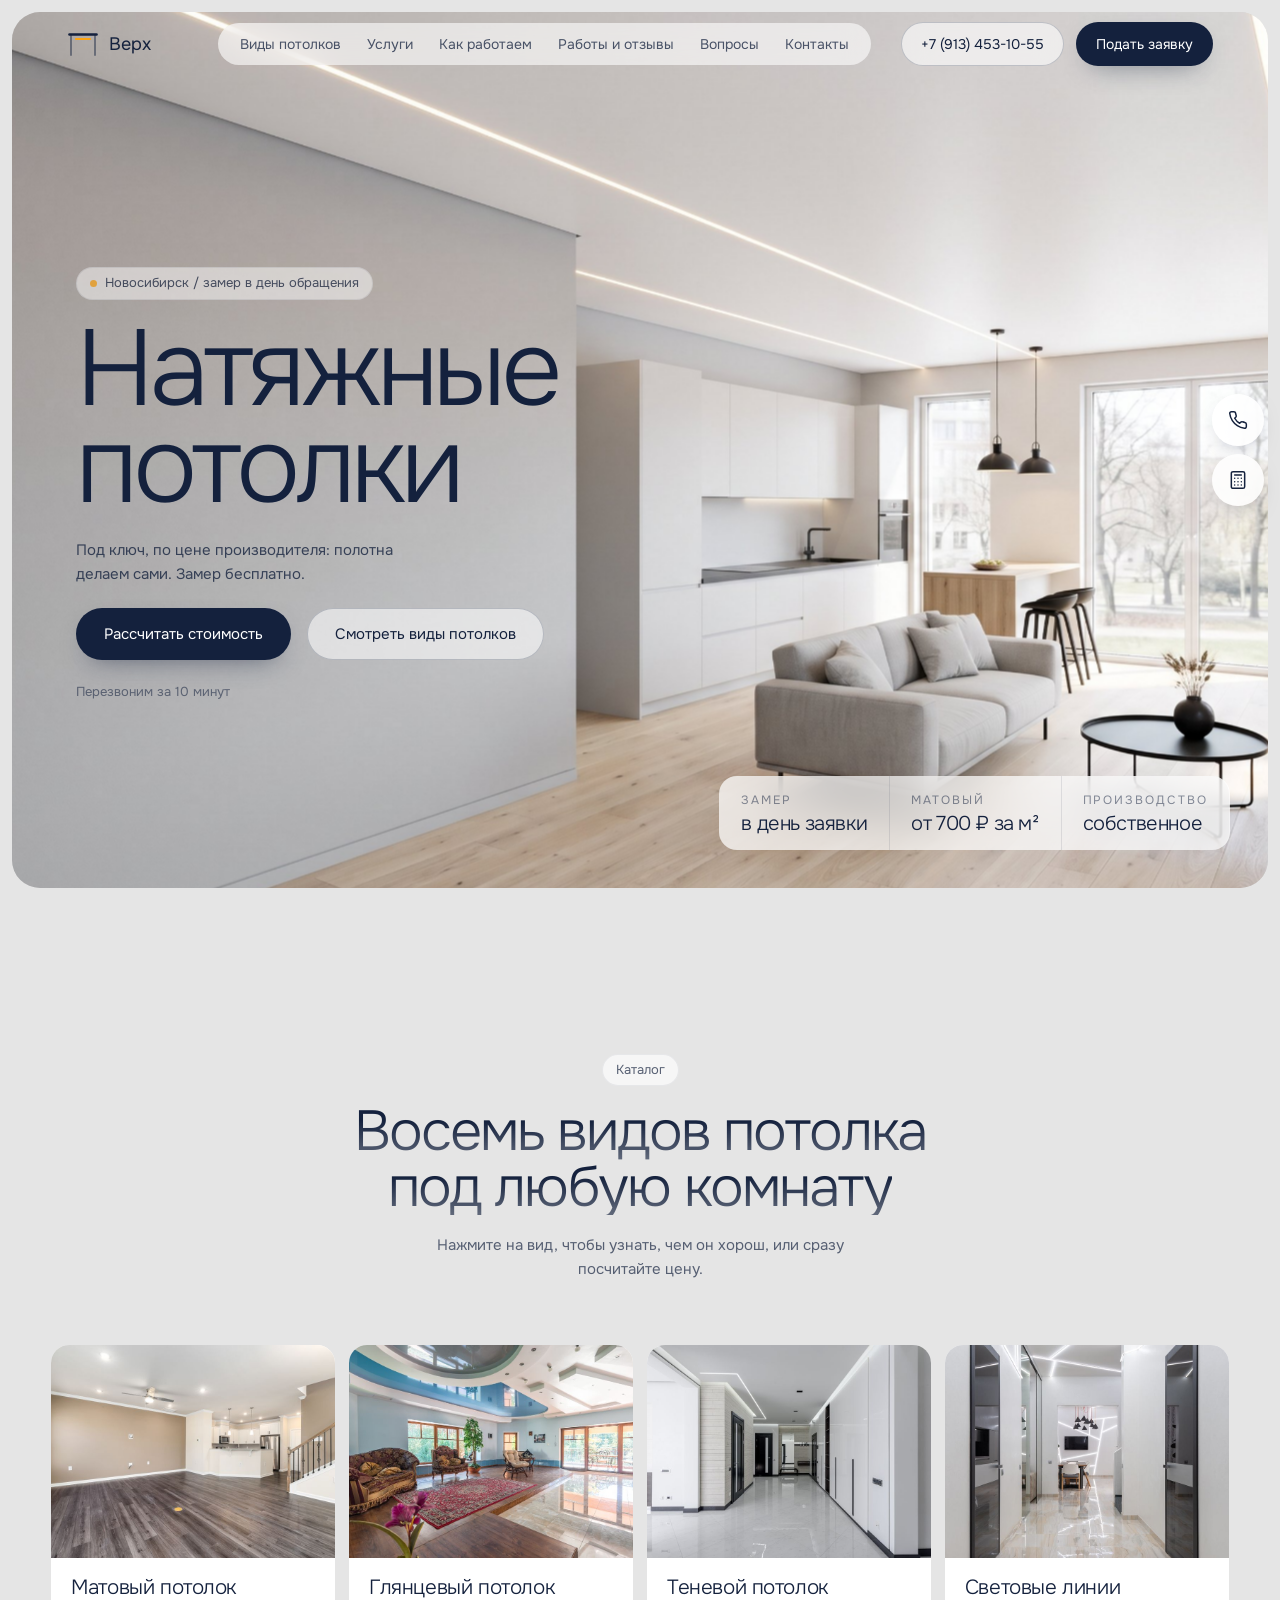
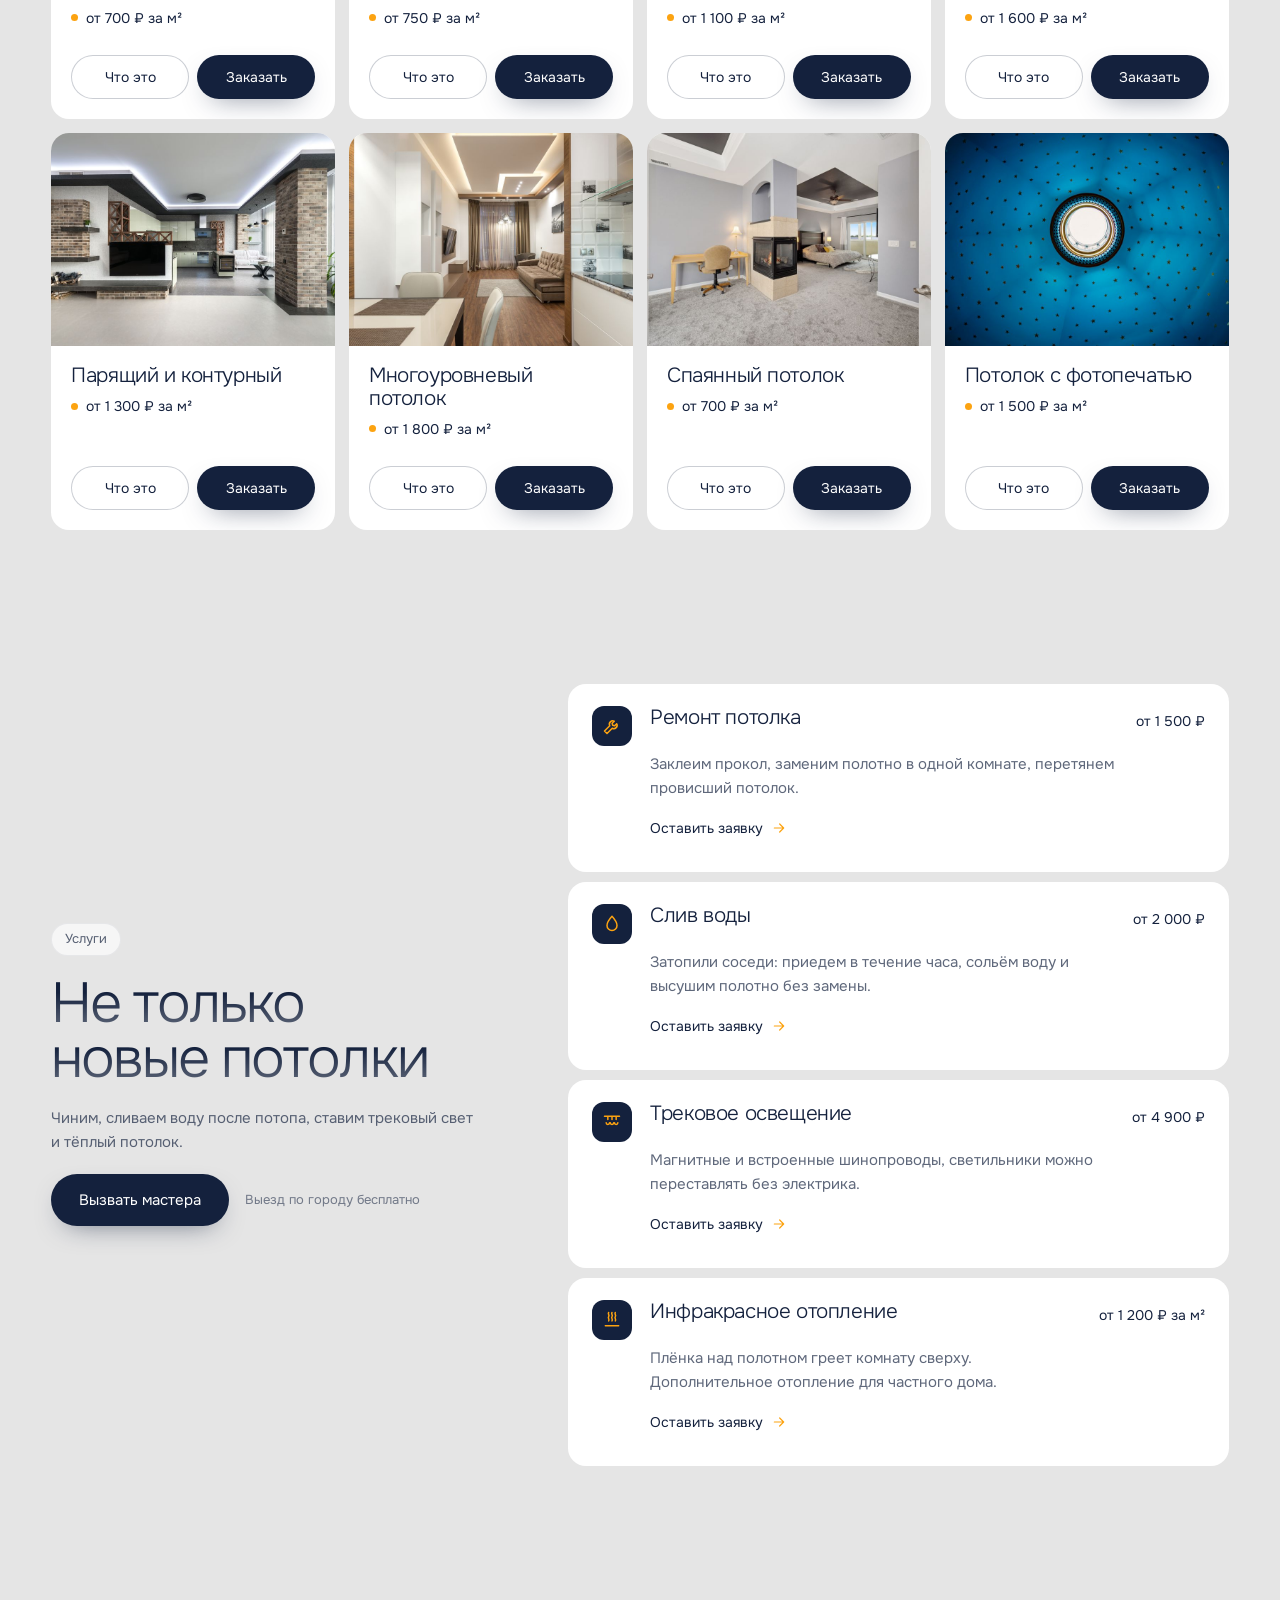
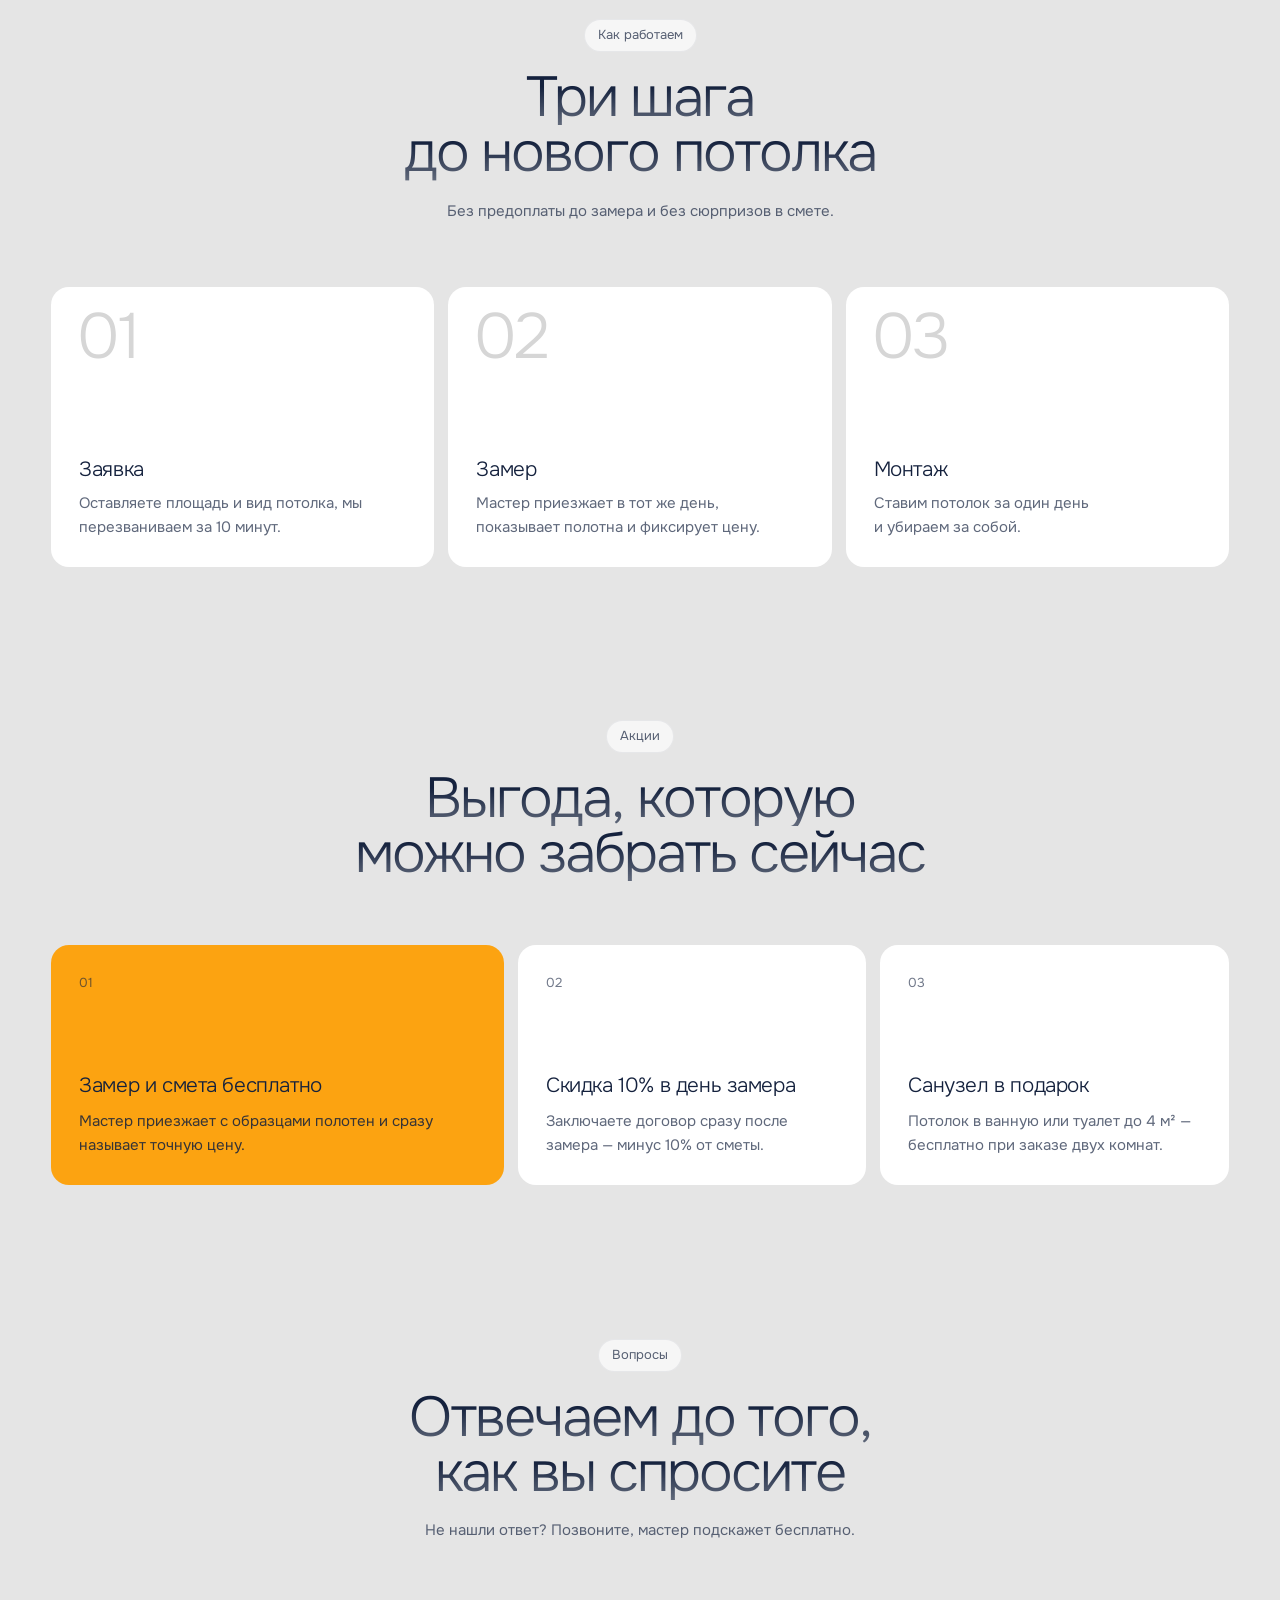
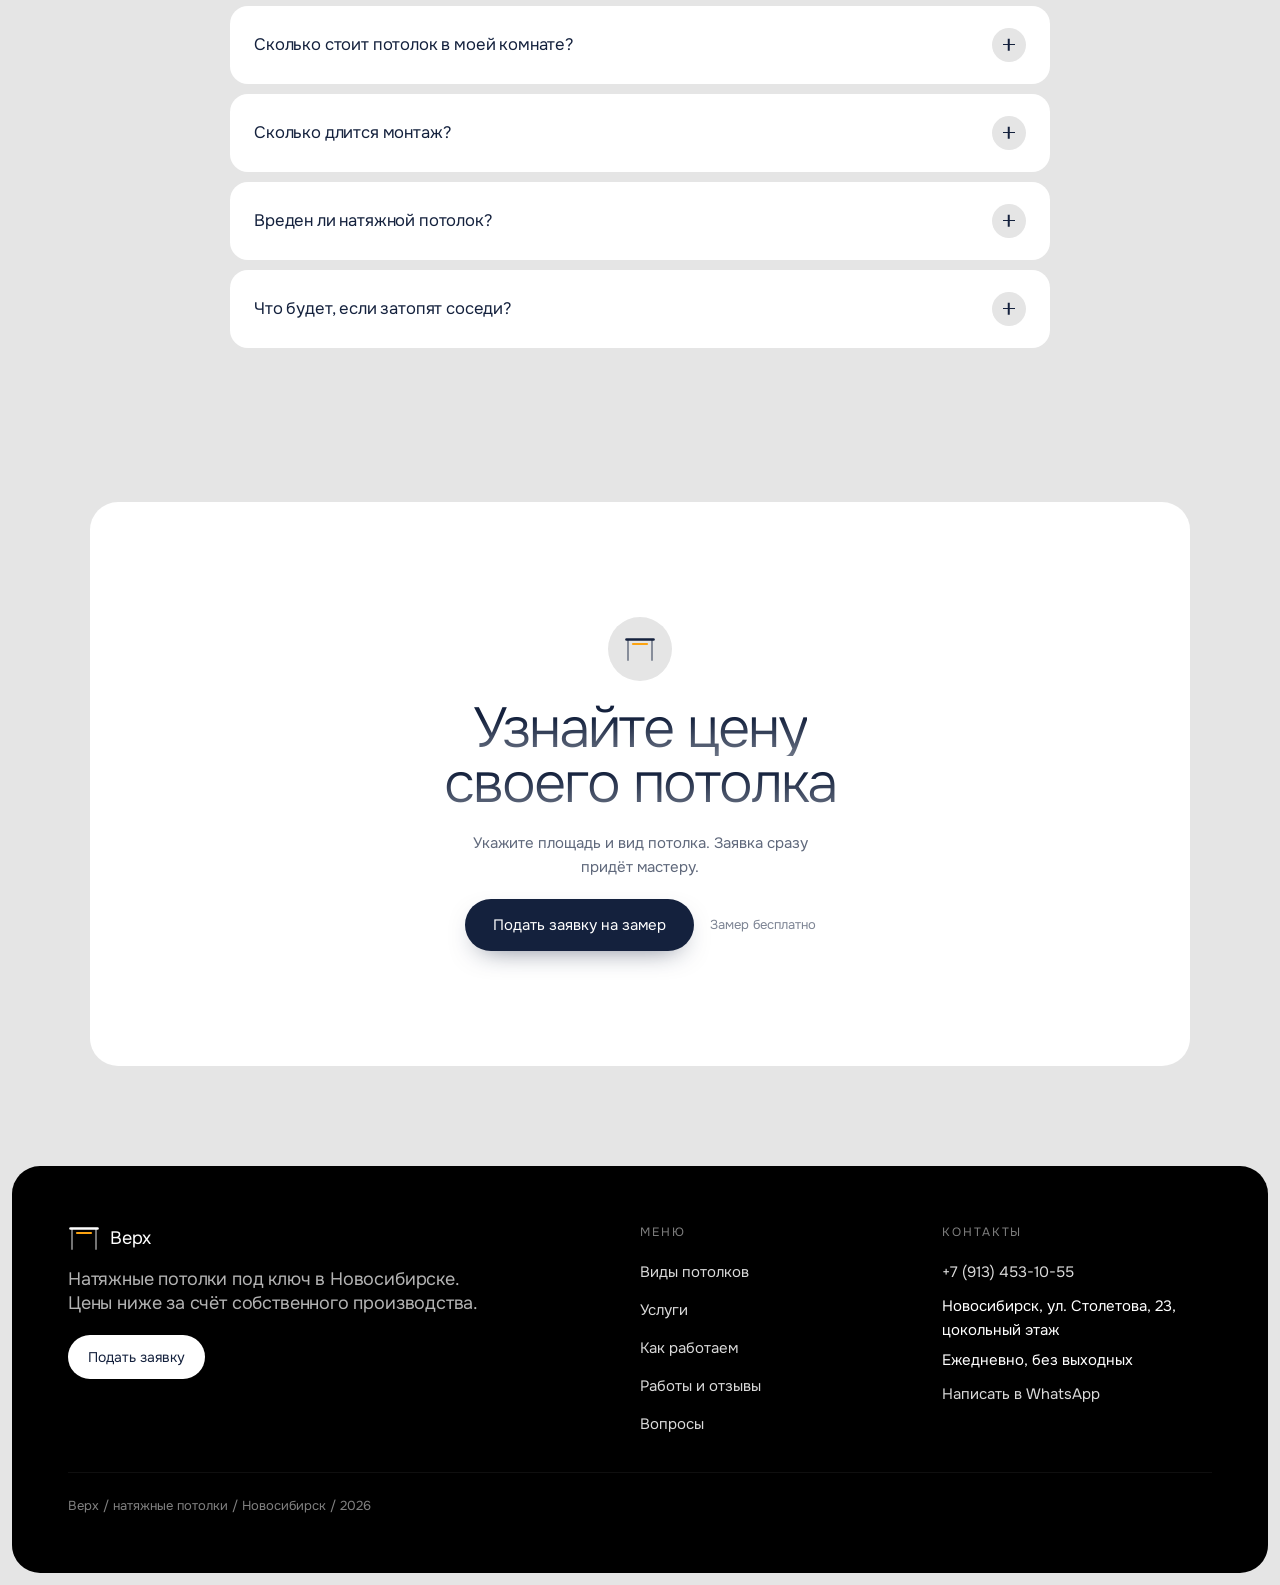
<file: index.html>
<!doctype html>
<html lang="ru">
<head>
  <meta charset="utf-8">
  <meta name="viewport" content="width=device-width, initial-scale=1">
  <title>Натяжные потолки</title>
  <meta name="description" content="Натяжные потолки с монтажом за один день. Бесплатный замер, расчёт стоимости онлайн.">
  <link rel="preconnect" href="https://fonts.googleapis.com">
  <link rel="preconnect" href="https://fonts.gstatic.com" crossorigin>
  <link href="https://fonts.googleapis.com/css2?family=Onest:wght@300;400&display=swap" rel="stylesheet">
  <link rel="stylesheet" href="styles.css?v=3">
  <script>document.documentElement.classList.add("js")</script>
</head>
<body>

<header class="top reveal is-in">
  <a class="logo rise" href="#" data-d="300"><span class="logo__mark"></span><span id="logo-name"></span></a>
  <nav class="nav rise" data-d="420">
    <a href="#catalog">Виды потолков</a>
    <a href="#services">Услуги</a>
    <a href="#process">Как работаем</a>
    <a href="works.html">Работы и&nbsp;отзывы</a>
    <a href="#faq">Вопросы</a>
    <a href="#contacts">Контакты</a>
  </nav>
  <a class="btn btn--ghost btn--sm top__phone rise" id="top-phone" data-d="480"><span class="btn__fill"></span><span class="btn__label" id="top-phone-label"></span></a>
  <button class="btn btn--solid btn--sm rise" data-order data-d="520"><span class="btn__fill"></span><span class="btn__label">Подать заявку</span></button>
  <button class="burger" aria-label="Меню"><span></span><span></span></button>
</header>

<section class="hero">
  <div class="hero__panel">
    <img class="hero__img" src="assets/hero.jpg" alt="Гостиная с матовым натяжным потолком и световой линией над кухней">
    <div class="hero__content">
      <p class="pill rise" data-d="800"><span class="pill__dot"></span><span id="hero-city"></span></p>
      <h1 class="split" data-d="900">Натяжные<br>потолки</h1>
      <p class="lead rise" data-d="1240">Под ключ, по&nbsp;цене производителя: полотна делаем сами. Замер бесплатно.</p>
      <div class="cta rise" data-d="1360">
        <button class="btn btn--solid" data-order><span class="btn__fill"></span><span class="btn__label">Рассчитать стоимость</span></button>
        <a class="btn btn--ghost btn--glass" href="#catalog"><span class="btn__fill"></span><span class="btn__label">Смотреть виды потолков</span></a>
      </div>
      <span class="calm rise" data-d="1420">Перезвоним за&nbsp;10&nbsp;минут</span>
    </div>
    <div class="hero__facts rise" data-d="1500">
      <div><span class="label">Замер</span><b>в&nbsp;день заявки</b></div>
      <div><span class="label">Матовый</span><b>от&nbsp;700&nbsp;₽ за&nbsp;м²</b></div>
      <div><span class="label">Производство</span><b>собственное</b></div>
    </div>
  </div>
</section>

<section class="block reveal" id="catalog">
  <div class="head">
    <p class="pill rise">Каталог</p>
    <h2 class="split">Восемь видов потолка<br>под&nbsp;любую комнату</h2>
    <p class="rise">Нажмите на&nbsp;вид, чтобы узнать, чем он&nbsp;хорош, или сразу посчитайте цену.</p>
  </div>
  <div class="types" id="types"></div>
</section>

<section class="split-sec reveal" id="services">
  <div class="split-sec__text">
    <p class="pill rise">Услуги</p>
    <h2 class="split">Не&nbsp;только<br>новые потолки</h2>
    <p class="rise">Чиним, сливаем воду после потопа, ставим трековый свет и&nbsp;тёплый потолок.</p>
    <div class="cta rise">
      <button class="btn btn--solid" data-order="repair"><span class="btn__fill"></span><span class="btn__label">Вызвать мастера</span></button>
      <span class="calm">Выезд по&nbsp;городу бесплатно</span>
    </div>
  </div>
  <ul class="services" id="services-list"></ul>
</section>

<section class="block reveal" id="process">
  <div class="head">
    <p class="pill rise">Как работаем</p>
    <h2 class="split">Три шага<br>до&nbsp;нового потолка</h2>
    <p class="rise">Без предоплаты до&nbsp;замера и&nbsp;без сюрпризов в&nbsp;смете.</p>
  </div>
  <div class="steps">
    <article class="glass step rise"><span class="step__n">01</span><h3>Заявка</h3><p>Оставляете площадь и&nbsp;вид потолка, мы перезваниваем за&nbsp;10&nbsp;минут.</p></article>
    <article class="glass step rise"><span class="step__n">02</span><h3>Замер</h3><p>Мастер приезжает в&nbsp;тот же день, показывает полотна и&nbsp;фиксирует цену.</p></article>
    <article class="glass step rise"><span class="step__n">03</span><h3>Монтаж</h3><p>Ставим потолок за&nbsp;один день и&nbsp;убираем за&nbsp;собой.</p></article>
  </div>
</section>

<section class="block reveal" id="promos">
  <div class="head">
    <p class="pill rise">Акции</p>
    <h2 class="split">Выгода, которую<br>можно забрать сейчас</h2>
  </div>
  <div class="promos" id="promos-list"></div>
</section>

<section class="block reveal" id="faq">
  <div class="head">
    <p class="pill rise">Вопросы</p>
    <h2 class="split">Отвечаем до&nbsp;того,<br>как вы спросите</h2>
    <p class="rise">Не&nbsp;нашли ответ? Позвоните, мастер подскажет бесплатно.</p>
  </div>
  <div class="faq" id="faq-list"></div>
</section>

<section class="final reveal" id="contacts">
  <div class="glass final__panel">
    <div class="final__orb rise"><span class="logo__mark"></span></div>
    <h2 class="split">Узнайте цену<br>своего потолка</h2>
    <p class="rise">Укажите площадь и&nbsp;вид потолка. Заявка сразу придёт мастеру.</p>
    <div class="cta rise">
      <button class="btn btn--solid" data-order><span class="btn__fill"></span><span class="btn__label">Подать заявку на&nbsp;замер</span></button>
      <span class="calm">Замер бесплатно</span>
    </div>
  </div>
</section>

<footer class="foot">
  <div class="foot__brand">
    <a class="logo" href="#"><span class="logo__mark"></span><span id="foot-name"></span></a>
    <p>Натяжные потолки под&nbsp;ключ в&nbsp;Новосибирске. Цены ниже за&nbsp;счёт собственного производства.</p>
    <button class="btn btn--light btn--sm" data-order><span class="btn__fill"></span><span class="btn__label">Подать заявку</span></button>
  </div>
  <div class="foot__col">
    <span class="label">Меню</span>
    <a href="#catalog">Виды потолков</a>
    <a href="#services">Услуги</a>
    <a href="#process">Как работаем</a>
    <a href="works.html">Работы и&nbsp;отзывы</a>
    <a href="#faq">Вопросы</a>
  </div>
  <div class="foot__col" id="contacts-info"></div>
  <span class="foot__copy" id="foot-year"></span>
</footer>

<div class="dock">
  <a class="dock__btn" id="dock-call" aria-label="Позвонить">
    <svg viewBox="0 0 24 24"><path d="M22 16.9v3a2 2 0 0 1-2.2 2 19.8 19.8 0 0 1-8.6-3.1 19.5 19.5 0 0 1-6-6A19.8 19.8 0 0 1 2.1 4.2 2 2 0 0 1 4.1 2h3a2 2 0 0 1 2 1.7c.1 1 .4 1.9.7 2.8a2 2 0 0 1-.5 2.1L8 9.9a16 16 0 0 0 6 6l1.3-1.3a2 2 0 0 1 2.1-.4c.9.3 1.8.6 2.8.7a2 2 0 0 1 1.7 2z"/></svg>
  </a>
  <button class="dock__btn" data-order aria-label="Рассчитать стоимость">
    <svg viewBox="0 0 24 24"><rect x="4" y="2" width="16" height="20" rx="2"/><path d="M8 6h8M8 10h.01M12 10h.01M16 10h.01M8 14h.01M12 14h.01M16 14h.01M8 18h.01M12 18h.01M16 18h.01"/></svg>
  </button>
</div>

<div class="modal" id="modal" aria-hidden="true">
  <div class="modal__backdrop" data-close></div>
  <form class="calc" id="order" novalidate>
    <button type="button" class="calc__x" data-close aria-label="Закрыть">
      <svg viewBox="0 0 24 24"><path d="M18 6 6 18M6 6l12 12"/></svg>
    </button>

    <div class="calc__params">
      <p class="pill">Калькулятор</p>
      <h3 class="calc__title">Рассчитаем ваш потолок</h3>

      <div class="field">
        <span class="field__name">Площадь потолка</span>
        <div class="area glass">
          <button type="button" class="step-btn" data-step="-1" aria-label="Меньше">
            <svg viewBox="0 0 24 24"><path d="M5 12h14"/></svg>
          </button>
          <label class="area__num"><input type="number" id="area" name="area" min="1" max="1000" value="18" inputmode="decimal" aria-label="Площадь, м²"><span>м²</span></label>
          <button type="button" class="step-btn" data-step="1" aria-label="Больше">
            <svg viewBox="0 0 24 24"><path d="M12 5v14M5 12h14"/></svg>
          </button>
        </div>
        <input type="range" id="area-range" min="1" max="150" value="18" aria-label="Площадь, ползунок">
      </div>

      <div class="field">
        <span class="field__name">Вид потолка</span>
        <div class="tiles" id="type-tiles"></div>
        <span class="field__name">Или нужна услуга</span>
        <div class="chips" id="chips"></div>
        <span class="field__err" id="err-type">Выберите вариант</span>
      </div>

      <div class="calc__mini">
        <b id="mini-sum">0&nbsp;₽</b>
        <button type="button" class="btn btn--solid btn--sm" data-to-form><span class="btn__fill"></span><span class="btn__label">Оставить телефон</span></button>
      </div>
    </div>

    <div class="calc__bill">
      <div class="bill__glow" aria-hidden="true"></div>
      <div class="calc__form">
        <span class="label">Предварительная стоимость</span>
        <b class="bill__sum" id="sum">0&nbsp;₽</b>
        <ul class="bill__rows" id="bill"></ul>

        <label class="field">
          <span class="field__name">Имя</span>
          <input type="text" name="name" autocomplete="name" placeholder="Как к вам обращаться">
        </label>
        <label class="field">
          <span class="field__name">Телефон</span>
          <input type="tel" name="phone" id="phone" autocomplete="tel" placeholder="+7 (___) ___-__-__" required>
          <span class="field__err" id="err-phone">Проверьте номер</span>
        </label>
        <label class="field">
          <span class="field__name">Комментарий к&nbsp;заказу</span>
          <textarea name="comment" rows="2" placeholder="Сколько комнат, удобное время для замера"></textarea>
        </label>
        <label class="agree">
          <input type="checkbox" name="agree" id="agree" checked>
          <span>Согласен на&nbsp;обработку персональных данных</span>
        </label>
        <button type="submit" class="btn btn--solid btn--wide" id="send"><span class="btn__fill"></span><span class="btn__label">Отправить заявку мастеру</span></button>
        <span class="calm">Перезвоним за&nbsp;10&nbsp;минут, замер бесплатно</span>
        <p class="calc__fail" id="fail"></p>
      </div>

      <div class="calc__done">
        <div class="done__ring"></div>
        <h3 class="calc__title">Заявка у&nbsp;мастера</h3>
        <p>Перезвоним в&nbsp;течение 10&nbsp;минут и&nbsp;договоримся о&nbsp;замере.</p>
        <button type="button" class="btn btn--ghost" data-close><span class="btn__fill"></span><span class="btn__label">Вернуться на&nbsp;сайт</span></button>
      </div>
    </div>
  </form>
</div>

<script src="data.js?v=3"></script>
<script src="script.js?v=3"></script>
</body>
</html>
</file>
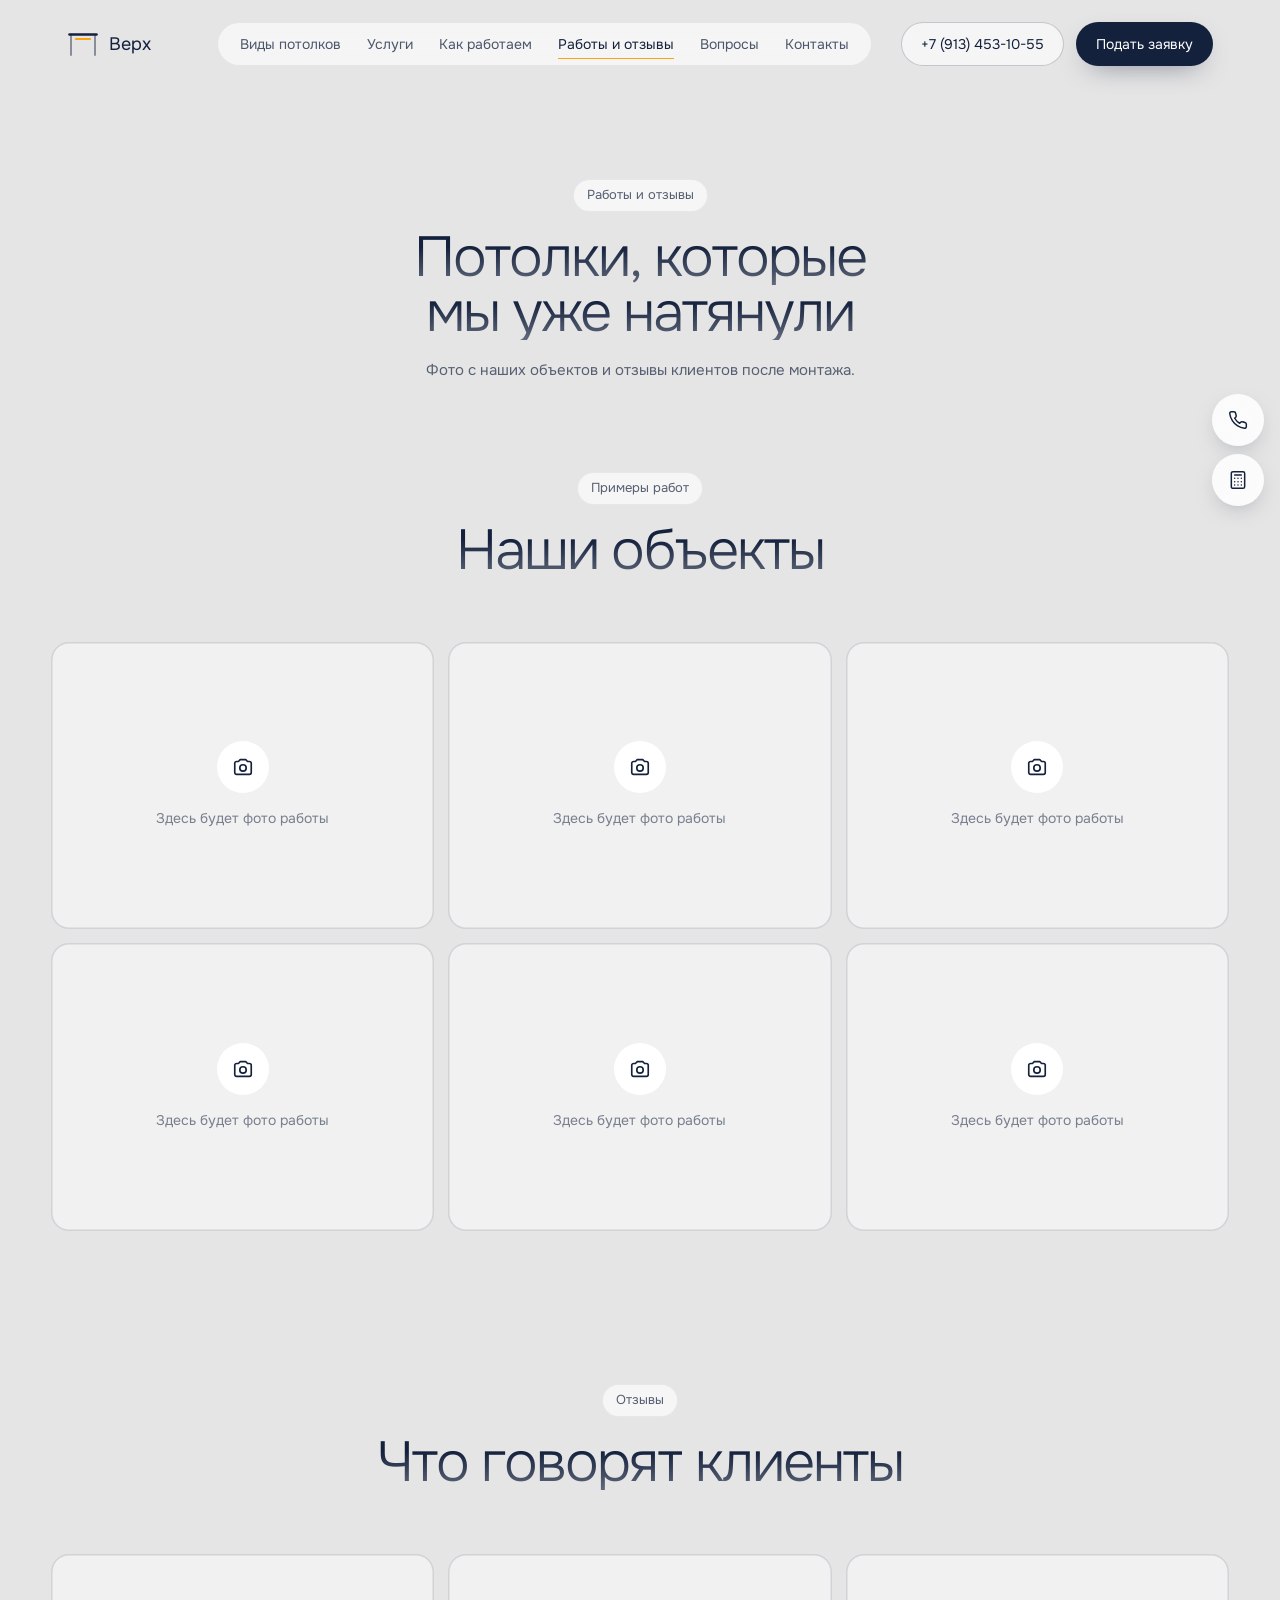
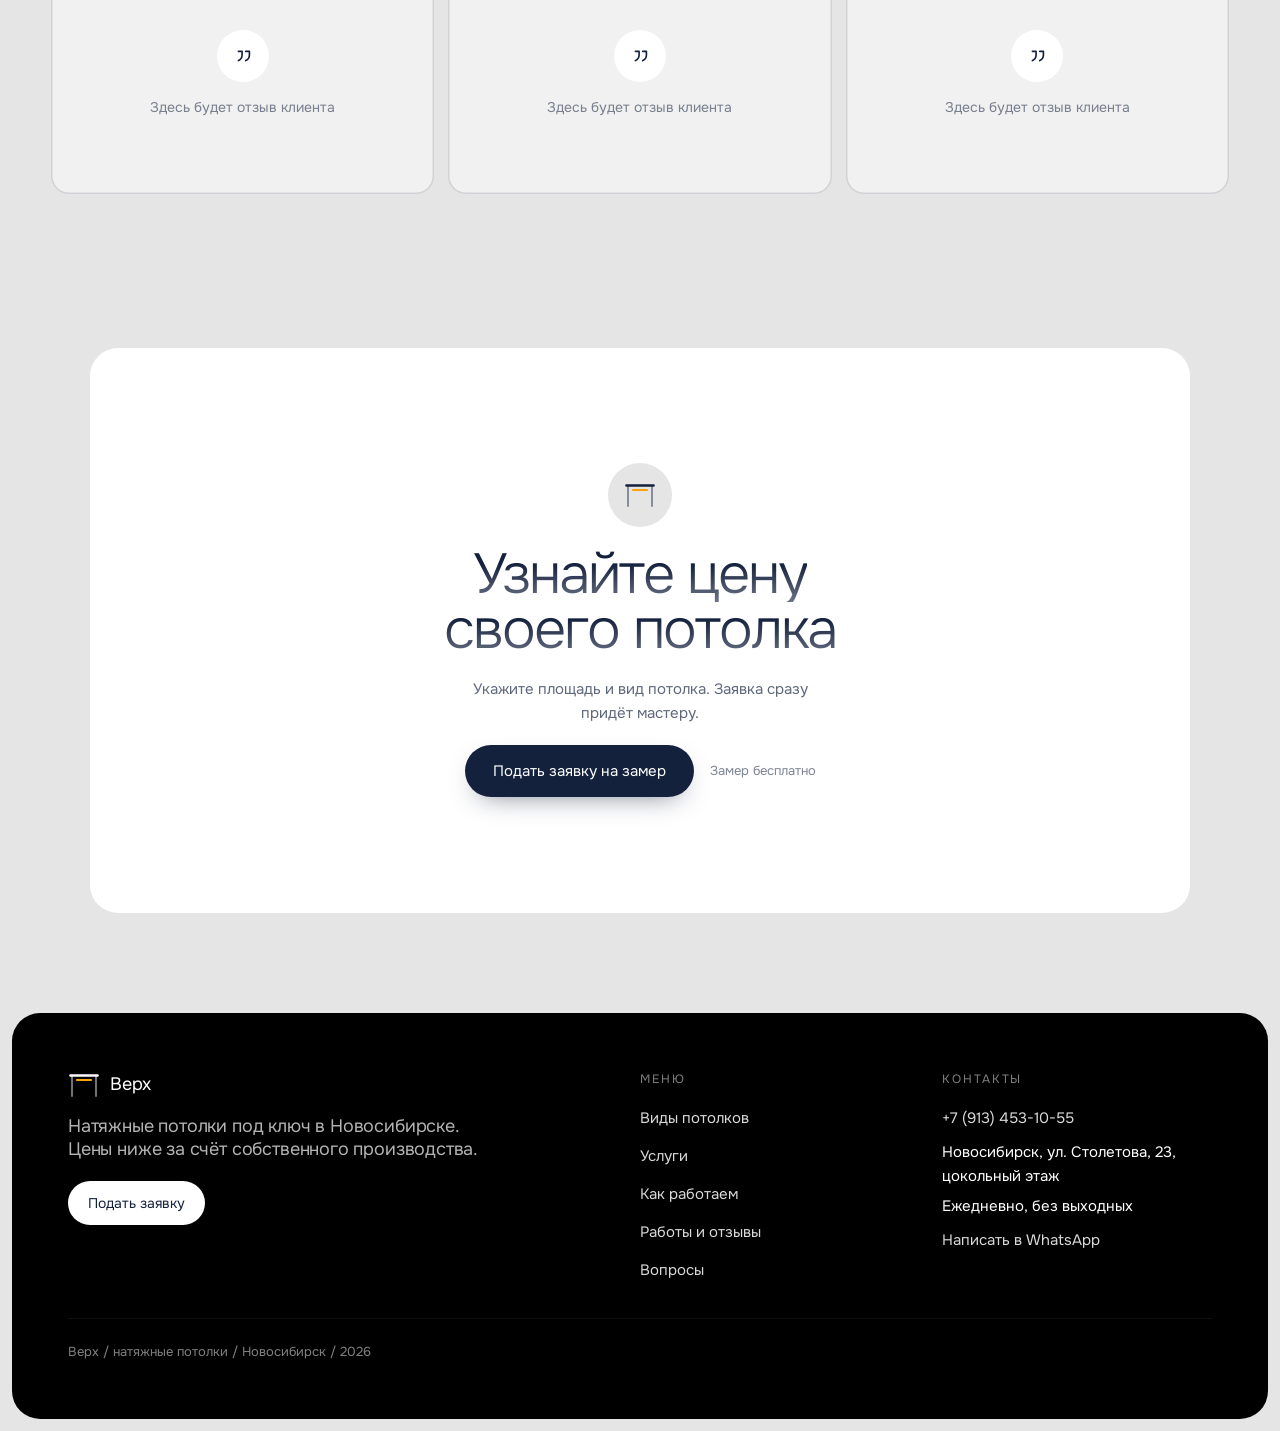
<file: works.html>
<!doctype html>
<html lang="ru">
<head>
  <meta charset="utf-8">
  <meta name="viewport" content="width=device-width, initial-scale=1">
  <title>Работы и отзывы</title>
  <meta name="description" content="Фото наших натяжных потолков и отзывы клиентов.">
  <link rel="preconnect" href="https://fonts.googleapis.com">
  <link rel="preconnect" href="https://fonts.gstatic.com" crossorigin>
  <link href="https://fonts.googleapis.com/css2?family=Onest:wght@300;400&display=swap" rel="stylesheet">
  <link rel="stylesheet" href="styles.css?v=3">
  <script>document.documentElement.classList.add("js")</script>
</head>
<body>

<header class="top reveal is-in">
  <a class="logo rise" href="index.html" data-d="300"><span class="logo__mark"></span><span id="logo-name"></span></a>
  <nav class="nav rise" data-d="420">
    <a href="index.html#catalog">Виды потолков</a>
    <a href="index.html#services">Услуги</a>
    <a href="index.html#process">Как работаем</a>
    <a href="works.html" aria-current="page">Работы и&nbsp;отзывы</a>
    <a href="index.html#faq">Вопросы</a>
    <a href="index.html#contacts">Контакты</a>
  </nav>
  <a class="btn btn--ghost btn--sm top__phone rise" id="top-phone" data-d="480"><span class="btn__fill"></span><span class="btn__label" id="top-phone-label"></span></a>
  <button class="btn btn--solid btn--sm rise" data-order data-d="520"><span class="btn__fill"></span><span class="btn__label">Подать заявку</span></button>
  <button class="burger" aria-label="Меню"><span></span><span></span></button>
</header>

<section class="block page-head reveal">
  <div class="head">
    <p class="pill rise">Работы и&nbsp;отзывы</p>
    <h2 class="split">Потолки, которые<br>мы уже натянули</h2>
    <p class="rise">Фото с&nbsp;наших объектов и&nbsp;отзывы клиентов после монтажа.</p>
  </div>
</section>

<section class="block reveal" id="works">
  <div class="head">
    <p class="pill rise">Примеры работ</p>
    <h2 class="split">Наши объекты</h2>
  </div>
  <div class="works" id="works-list"></div>
</section>

<section class="block reveal" id="reviews">
  <div class="head">
    <p class="pill rise">Отзывы</p>
    <h2 class="split">Что говорят клиенты</h2>
  </div>
  <div class="reviews" id="reviews-list"></div>
</section>

<section class="final reveal" id="contacts">
  <div class="glass final__panel">
    <div class="final__orb rise"><span class="logo__mark"></span></div>
    <h2 class="split">Узнайте цену<br>своего потолка</h2>
    <p class="rise">Укажите площадь и&nbsp;вид потолка. Заявка сразу придёт мастеру.</p>
    <div class="cta rise">
      <button class="btn btn--solid" data-order><span class="btn__fill"></span><span class="btn__label">Подать заявку на&nbsp;замер</span></button>
      <span class="calm">Замер бесплатно</span>
    </div>
  </div>
</section>

<footer class="foot">
  <div class="foot__brand">
    <a class="logo" href="index.html"><span class="logo__mark"></span><span id="foot-name"></span></a>
    <p>Натяжные потолки под&nbsp;ключ в&nbsp;Новосибирске. Цены ниже за&nbsp;счёт собственного производства.</p>
    <button class="btn btn--light btn--sm" data-order><span class="btn__fill"></span><span class="btn__label">Подать заявку</span></button>
  </div>
  <div class="foot__col">
    <span class="label">Меню</span>
    <a href="index.html#catalog">Виды потолков</a>
    <a href="index.html#services">Услуги</a>
    <a href="index.html#process">Как работаем</a>
    <a href="works.html" aria-current="page">Работы и&nbsp;отзывы</a>
    <a href="index.html#faq">Вопросы</a>
  </div>
  <div class="foot__col" id="contacts-info"></div>
  <span class="foot__copy" id="foot-year"></span>
</footer>

<div class="dock">
  <a class="dock__btn" id="dock-call" aria-label="Позвонить">
    <svg viewBox="0 0 24 24"><path d="M22 16.9v3a2 2 0 0 1-2.2 2 19.8 19.8 0 0 1-8.6-3.1 19.5 19.5 0 0 1-6-6A19.8 19.8 0 0 1 2.1 4.2 2 2 0 0 1 4.1 2h3a2 2 0 0 1 2 1.7c.1 1 .4 1.9.7 2.8a2 2 0 0 1-.5 2.1L8 9.9a16 16 0 0 0 6 6l1.3-1.3a2 2 0 0 1 2.1-.4c.9.3 1.8.6 2.8.7a2 2 0 0 1 1.7 2z"/></svg>
  </a>
  <button class="dock__btn" data-order aria-label="Рассчитать стоимость">
    <svg viewBox="0 0 24 24"><rect x="4" y="2" width="16" height="20" rx="2"/><path d="M8 6h8M8 10h.01M12 10h.01M16 10h.01M8 14h.01M12 14h.01M16 14h.01M8 18h.01M12 18h.01M16 18h.01"/></svg>
  </button>
</div>

<div class="modal" id="modal" aria-hidden="true">
  <div class="modal__backdrop" data-close></div>
  <form class="calc" id="order" novalidate>
    <button type="button" class="calc__x" data-close aria-label="Закрыть">
      <svg viewBox="0 0 24 24"><path d="M18 6 6 18M6 6l12 12"/></svg>
    </button>

    <div class="calc__params">
      <p class="pill">Калькулятор</p>
      <h3 class="calc__title">Рассчитаем ваш потолок</h3>

      <div class="field">
        <span class="field__name">Площадь потолка</span>
        <div class="area glass">
          <button type="button" class="step-btn" data-step="-1" aria-label="Меньше">
            <svg viewBox="0 0 24 24"><path d="M5 12h14"/></svg>
          </button>
          <label class="area__num"><input type="number" id="area" name="area" min="1" max="1000" value="18" inputmode="decimal" aria-label="Площадь, м²"><span>м²</span></label>
          <button type="button" class="step-btn" data-step="1" aria-label="Больше">
            <svg viewBox="0 0 24 24"><path d="M12 5v14M5 12h14"/></svg>
          </button>
        </div>
        <input type="range" id="area-range" min="1" max="150" value="18" aria-label="Площадь, ползунок">
      </div>

      <div class="field">
        <span class="field__name">Вид потолка</span>
        <div class="tiles" id="type-tiles"></div>
        <span class="field__name">Или нужна услуга</span>
        <div class="chips" id="chips"></div>
        <span class="field__err" id="err-type">Выберите вариант</span>
      </div>

      <div class="calc__mini">
        <b id="mini-sum">0&nbsp;₽</b>
        <button type="button" class="btn btn--solid btn--sm" data-to-form><span class="btn__fill"></span><span class="btn__label">Оставить телефон</span></button>
      </div>
    </div>

    <div class="calc__bill">
      <div class="bill__glow" aria-hidden="true"></div>
      <div class="calc__form">
        <span class="label">Предварительная стоимость</span>
        <b class="bill__sum" id="sum">0&nbsp;₽</b>
        <ul class="bill__rows" id="bill"></ul>

        <label class="field">
          <span class="field__name">Имя</span>
          <input type="text" name="name" autocomplete="name" placeholder="Как к вам обращаться">
        </label>
        <label class="field">
          <span class="field__name">Телефон</span>
          <input type="tel" name="phone" id="phone" autocomplete="tel" placeholder="+7 (___) ___-__-__" required>
          <span class="field__err" id="err-phone">Проверьте номер</span>
        </label>
        <label class="field">
          <span class="field__name">Комментарий к&nbsp;заказу</span>
          <textarea name="comment" rows="2" placeholder="Сколько комнат, удобное время для замера"></textarea>
        </label>
        <label class="agree">
          <input type="checkbox" name="agree" id="agree" checked>
          <span>Согласен на&nbsp;обработку персональных данных</span>
        </label>
        <button type="submit" class="btn btn--solid btn--wide" id="send"><span class="btn__fill"></span><span class="btn__label">Отправить заявку мастеру</span></button>
        <span class="calm">Перезвоним за&nbsp;10&nbsp;минут, замер бесплатно</span>
        <p class="calc__fail" id="fail"></p>
      </div>

      <div class="calc__done">
        <div class="done__ring"></div>
        <h3 class="calc__title">Заявка у&nbsp;мастера</h3>
        <p>Перезвоним в&nbsp;течение 10&nbsp;минут и&nbsp;договоримся о&nbsp;замере.</p>
        <button type="button" class="btn btn--ghost" data-close><span class="btn__fill"></span><span class="btn__label">Вернуться на&nbsp;сайт</span></button>
      </div>
    </div>
  </form>
</div>

<script src="data.js?v=3"></script>
<script src="script.js?v=3"></script>
</body>
</html>
</file>
<file: styles.css>
/* Токены: Onest 300/400, палитра Black and Gold Elegance (белый, серый E5, золото FCA311, тёмно-синий 14213D, чёрный), одна кривая, радиусы 0/18/28/999 */
:root {
  --bg: #e5e5e5;
  --ink: #14213d;
  --black: #000000;
  --accent: #fca311;
  --card: #ffffff;
  --soft: #d6d6d6;
  --line: rgba(20, 33, 61, 0.1);
  --ease: cubic-bezier(.22, 1, .36, 1);
  --pad: clamp(16px, 4vw, 64px);
  --r: 18px;
}

* { box-sizing: border-box; margin: 0; padding: 0; }
html { scroll-behavior: smooth; -webkit-text-size-adjust: 100%; }
body {
  background: var(--bg);
  color: var(--ink);
  font-family: "Onest", system-ui, sans-serif;
  font-weight: 400;
  font-size: clamp(15px, 1.05vw, 17px);
  line-height: 1.6;
  overflow-x: hidden;
}
a { color: inherit; text-decoration: none; }
button, input, textarea, output { font: inherit; color: inherit; }
button { background: none; border: 0; cursor: pointer; }
svg { width: 20px; height: 20px; fill: none; stroke: currentColor; stroke-width: 1.8; stroke-linecap: round; stroke-linejoin: round; }
img { display: block; max-width: 100%; }

/* Заголовки как в Redsun: тонкий гротеск, мягкий градиент сверху вниз */
h1, h2, h3 { font-weight: 300; text-wrap: balance; hyphens: none; }
h1 { font-size: clamp(3rem, 8.4vw, 8.6rem); line-height: 0.9; letter-spacing: -0.045em; }
h2 { font-size: clamp(2.1rem, 4.4vw, 4.2rem); line-height: 0.98; letter-spacing: -0.035em; }
h3 { font-size: clamp(19px, 1.6vw, 24px); line-height: 1.12; letter-spacing: -0.02em; }
h2 .w { background: linear-gradient(180deg, #14213d 30%, rgba(20, 33, 61, .55) 115%); -webkit-background-clip: text; background-clip: text; color: transparent; }
.foot h2 .w { color: inherit; }
p { max-width: 56ch; text-wrap: pretty; opacity: 0.68; }
.label { font-size: 12px; line-height: 1.8; letter-spacing: 0.16em; text-transform: uppercase; opacity: 0.5; }

/* Метка-таблетка над заголовком */
.pill {
  display: inline-flex; align-items: center; gap: 8px; align-self: center; max-width: none;
  padding: 6px 14px; border-radius: 999px; font-size: 13px; background: var(--card); box-shadow: inset 0 0 0 1px var(--line);
}
.pill__dot { width: 7px; height: 7px; border-radius: 50%; background: var(--accent); }

/* Появление: лесенка с размытием */
.js .rise { opacity: 0; transform: translateY(28px); filter: blur(14px); }
.js .is-in .rise {
  opacity: 1; transform: none; filter: blur(0);
  transition: opacity 900ms var(--ease) var(--d, 0ms), transform 900ms var(--ease) var(--d, 0ms), filter 900ms var(--ease) var(--d, 0ms);
}
.js .is-in p.rise { opacity: 0.68; }
.js .is-in .calm.rise { opacity: 0.55; }
/* Заголовки проявляются по словам */
.w { display: inline-block; }
.js .split .w { opacity: 0; transform: translateY(0.35em); filter: blur(12px); }
.js .is-in .split .w {
  opacity: 1; transform: none; filter: blur(0);
  transition: opacity 1000ms var(--ease) var(--d, 0ms), transform 1000ms var(--ease) var(--d, 0ms), filter 1000ms var(--ease) var(--d, 0ms);
}

/* Кнопки: графитовая таблетка и прозрачная с тонкой рамкой */
.btn {
  position: relative; overflow: hidden; display: inline-flex; align-items: center; justify-content: center;
  min-height: 52px; padding: 0 28px; border-radius: 999px; white-space: nowrap; font-size: 15px;
  transition: transform 620ms var(--ease), box-shadow 620ms var(--ease);
}
.btn__fill { position: absolute; inset: 0; transform: scaleX(0); transform-origin: left; transition: transform 500ms var(--ease); }
.btn__label { position: relative; z-index: 2; transition: color 320ms var(--ease); }
.btn:hover { transform: translateY(-2px); }
.btn:hover .btn__fill { transform: scaleX(1); }
.btn--solid { background: var(--ink); color: #fff; box-shadow: 0 10px 28px -14px rgba(20, 33, 61, .7); }
.btn--solid .btn__fill { background: var(--accent); }
.btn--solid:hover { box-shadow: 0 16px 36px -14px rgba(252, 163, 17, .8); }
.btn--ghost { box-shadow: inset 0 0 0 1px rgba(20, 33, 61, 0.22); }
.btn--ghost .btn__fill { background: var(--ink); }
.btn--ghost:hover .btn__label { color: #fff; }
.btn--solid:hover .btn__label, .btn--light:hover .btn__label { color: var(--ink); }
.btn--glass { background: rgba(255, 255, 255, .55); -webkit-backdrop-filter: blur(14px); backdrop-filter: blur(14px); }
.btn--light { background: #fff; color: var(--ink); }
.btn--light .btn__fill { background: var(--accent); }
.btn--sm { min-height: 44px; padding: 0 20px; font-size: 14px; }
.btn--wide { width: 100%; }
.calm { font-size: 13px; opacity: 0.55; }
.cta { display: flex; flex-wrap: wrap; align-items: center; gap: 12px 16px; }

/* Белая карточка; под курсором мягкий блик, как свет от потолка */
.glass {
  position: relative; isolation: isolate; border-radius: var(--r); overflow: hidden; background: var(--card);
  --mx: 50%; --my: 0%;
}
.glass::before {
  content: ""; position: absolute; inset: 0; z-index: -1; pointer-events: none; opacity: 0;
  background: radial-gradient(380px circle at var(--mx) var(--my), rgba(252, 163, 17, .08), transparent 65%);
  transition: opacity 600ms var(--ease);
}
@media (hover: hover) { .glass:hover::before { opacity: 1; } }

/* Логотип: комната в разрезе со световой линией */
.logo { display: flex; align-items: center; gap: 10px; font-size: 18px; letter-spacing: -0.01em; margin-right: auto; }
.logo__mark { display: grid; place-items: center; width: 32px; height: 32px; }
.logo__mark svg { width: 32px; height: 32px; stroke-width: 2; }
.logo__mark .m-ceil { stroke-width: 2.6; }
.logo__mark .m-wall { opacity: .45; }
.logo__mark .m-light { stroke: var(--accent); stroke-width: 2.2; transition: transform 700ms var(--ease); transform-origin: center; }
.logo:hover .m-light { transform: scaleX(1.25); }
.logo__mark--img { width: 52px; height: 52px; }
.logo:has(.logo__mark--img) { font-size: 20px; gap: 12px; }
.logo__mark--img img { width: 100%; height: 100%; border-radius: 50%; object-fit: cover; transition: transform 700ms var(--ease); }
.logo:hover .logo__mark--img img { transform: rotate(-8deg) scale(1.06); }
.final__orb .logo__mark--img { width: 64px; height: 64px; }

/* Шапка */
.top {
  position: fixed; inset: 0 0 auto 0; z-index: 30; display: flex; align-items: center; gap: 12px;
  padding: 22px calc(var(--pad) + 16px);
  transition: background 500ms var(--ease), padding 500ms var(--ease), box-shadow 500ms var(--ease);
}
.top.is-scrolled { padding-top: 12px; padding-bottom: 12px; background: rgba(229, 229, 229, .85); -webkit-backdrop-filter: blur(18px); backdrop-filter: blur(18px); box-shadow: 0 1px 0 var(--line); }
.nav { display: flex; gap: 26px; font-size: 14px; margin-right: 18px; padding: 10px 22px; border-radius: 999px; background: rgba(255, 255, 255, .6); -webkit-backdrop-filter: blur(14px); backdrop-filter: blur(14px); }
.nav a { opacity: 0.75; position: relative; transition: opacity 320ms var(--ease); }
.nav a::after { content: ""; position: absolute; left: 0; right: 0; bottom: -4px; height: 1px; background: var(--accent); transform: scaleX(0); transform-origin: left; transition: transform 500ms var(--ease); }
.nav a:hover { opacity: 1; }
.nav a:hover::after { transform: scaleX(1); }
.top__phone { background: rgba(255, 255, 255, .6); -webkit-backdrop-filter: blur(14px); backdrop-filter: blur(14px); }
.burger { display: none; width: 44px; height: 44px; position: relative; }
.burger span { position: absolute; left: 11px; right: 11px; height: 1.5px; background: var(--ink); transition: transform 500ms var(--ease); }
.burger span:first-child { top: 18px; }
.burger span:last-child { top: 25px; }

/* Первый экран: фото светлого интерьера, текст на пустой стене слева */
.hero { padding: 12px; --p: 0; }
.hero__panel { position: relative; height: calc(100svh - 24px); min-height: 560px; border-radius: 28px; overflow: hidden; isolation: isolate; background: var(--soft); }
.hero__img {
  position: absolute; inset: 0; width: 100%; height: 100%; object-fit: cover; object-position: 30% 50%; z-index: -2;
  transform: scale(calc(1.06 - var(--p) * 0.06)); transform-origin: 30% 20%;
  animation: heroIn 1400ms var(--ease) both;
}
@keyframes heroIn { from { opacity: 0; transform: scale(1.12); filter: blur(10px); } }
.hero__content {
  position: absolute; left: clamp(20px, 5vw, 80px); top: 0; bottom: 0; width: min(40%, 600px);
  display: flex; flex-direction: column; justify-content: center; align-items: flex-start; gap: 22px; padding-top: 70px;
}
.hero__content .pill { align-self: flex-start; background: rgba(255, 255, 255, .7); }
.hero__content .lead { max-width: 36ch; opacity: .78; }
.js .is-in .hero__content .lead.rise { opacity: .78; }
.hero__facts {
  position: absolute; right: clamp(16px, 3vw, 40px); bottom: clamp(16px, 3vw, 40px); display: flex; border-radius: 18px;
  background: rgba(255, 255, 255, .72); -webkit-backdrop-filter: blur(16px); backdrop-filter: blur(16px);
}
.hero__facts > div { display: flex; flex-direction: column; padding: 14px 22px; }
.hero__facts > div + div { box-shadow: inset 1px 0 0 var(--line); }
.hero__facts b { font-weight: 300; font-size: 20px; letter-spacing: -0.02em; line-height: 1.2; }

/* Секции: заголовок по центру с таблеткой сверху */
.block, .split-sec, .final { position: relative; padding: clamp(90px, 12vw, 160px) var(--pad) 0; }
.head { display: flex; flex-direction: column; align-items: center; text-align: center; gap: 18px; margin-bottom: clamp(40px, 5vw, 64px); }
.head p:not(.pill) { max-width: 46ch; }

/* Каталог видов с настоящими фото */
.types { display: grid; grid-template-columns: repeat(4, 1fr); gap: 14px; }
.type { display: flex; flex-direction: column; transition: transform 620ms var(--ease), box-shadow 620ms var(--ease); }
.type:hover { transform: translateY(-6px); box-shadow: 0 24px 50px -30px rgba(20, 33, 61, .45); }
.type__photo { aspect-ratio: 4 / 3; overflow: hidden; background: var(--soft); }
.type__photo img { width: 100%; height: 100%; object-fit: cover; transition: transform 900ms var(--ease); }
.type:hover .type__photo img { transform: scale(1.06); }
.type__body { display: flex; flex-direction: column; gap: 8px; padding: 18px 20px 20px; flex: 1; }
.type__price { font-size: 14px; display: inline-flex; align-items: center; gap: 8px; }
.type__price::before { content: ""; width: 7px; height: 7px; border-radius: 50%; background: var(--accent); }
.type__more { display: grid; grid-template-rows: 0fr; transition: grid-template-rows 600ms var(--ease); }
.type__more > p { overflow: hidden; font-size: 15px; }
.type.is-open .type__more { grid-template-rows: 1fr; }
.type__acts { display: flex; gap: 8px; margin-top: auto; padding-top: 10px; }
.type__acts .btn { min-height: 44px; padding: 0 16px; font-size: 14px; flex: 1; }

/* Услуги 60/40 */
.split-sec { display: grid; grid-template-columns: 4fr 6fr; gap: clamp(32px, 6vw, 96px); align-items: center; }
.split-sec__text { display: flex; flex-direction: column; align-items: flex-start; gap: 20px; }
.split-sec__text .pill { align-self: flex-start; }
.services { list-style: none; display: flex; flex-direction: column; gap: 10px; }
.service { display: grid; grid-template-columns: 40px 1fr auto; gap: 6px 18px; align-items: start; padding: 22px 24px; transition: transform 620ms var(--ease); }
.service:hover { transform: translateX(6px); }
.service__ico { width: 40px; height: 40px; border-radius: 12px; display: grid; place-items: center; background: var(--ink); color: var(--accent); }
.service p { grid-column: 2; font-size: 15px; }
.service__price { font-size: 14px; white-space: nowrap; padding-top: 4px; }
.service__go { grid-column: 2; justify-self: start; font-size: 14px; display: inline-flex; gap: 8px; align-items: center; min-height: 44px; }
.service__go svg { width: 16px; height: 16px; color: var(--accent); transition: transform 520ms var(--ease); }
.service:hover .service__go svg { transform: translateX(5px); }

/* Как работаем */
.steps { display: grid; grid-template-columns: repeat(3, 1fr); gap: 14px; }
.step { display: flex; flex-direction: column; justify-content: flex-end; gap: 10px; min-height: 280px; padding: 28px; transition: transform 620ms var(--ease); }
.step:hover { transform: translateY(-6px); }
.step__n { position: absolute; top: 18px; left: 26px; font-size: 64px; font-weight: 300; letter-spacing: -0.04em; line-height: 1; color: var(--soft); transition: color 700ms var(--ease); }
.step:hover .step__n { color: var(--accent); }
.step p { font-size: 15px; }

/* Акции */
.promos { display: grid; grid-template-columns: 1.3fr 1fr 1fr; gap: 14px; }
.promo { display: flex; flex-direction: column; gap: 12px; min-height: 240px; padding: 28px; transition: transform 620ms var(--ease); }
.promo:first-child { background: var(--accent); color: var(--ink); }
.promo:first-child p { opacity: .85; }
.promo:hover { transform: translateY(-6px); }
.promo__n { font-size: 13px; opacity: .6; }
.promo h3 { margin-top: auto; }
.promo p { font-size: 15px; }

/* Вопросы: при наведении карточка приподнимается, плюс поворачивается, текст едет */
.faq { display: flex; flex-direction: column; gap: 10px; max-width: 820px; margin: 0 auto; }
.q { border-radius: 18px; transition: transform 620ms var(--ease), box-shadow 620ms var(--ease); box-shadow: inset 0 0 0 1px transparent; }
.q:hover { transform: translateY(-2px); box-shadow: inset 0 0 0 1px rgba(252, 163, 17, .45), 0 20px 44px -28px rgba(20, 33, 61, .45); }
.q.is-open { box-shadow: inset 0 0 0 1px rgba(252, 163, 17, .7); }
.q__btn { width: 100%; display: flex; justify-content: space-between; align-items: center; gap: 24px; padding: 22px 24px; text-align: left; font-size: clamp(16px, 1.3vw, 19px); letter-spacing: -0.01em; min-height: 44px; }
.q__btn > span:first-child { transition: transform 620ms var(--ease); }
.q:hover .q__btn > span:first-child { transform: translateX(6px); }
.q__plus { position: relative; flex: none; width: 34px; height: 34px; border-radius: 50%; background: var(--bg); transition: transform 700ms var(--ease), background 320ms var(--ease); }
.q__plus::before, .q__plus::after { content: ""; position: absolute; left: 11px; right: 11px; top: 16px; height: 1.5px; background: var(--ink); transition: background 320ms; }
.q__plus::after { transform: rotate(90deg); }
.q:hover .q__plus { transform: rotate(90deg); background: var(--soft); }
.q.is-open .q__plus { transform: rotate(45deg); background: var(--accent); }
.q.is-open .q__plus::before, .q.is-open .q__plus::after { background: var(--ink); }
.q__a { display: grid; grid-template-rows: 0fr; transition: grid-template-rows 600ms var(--ease); }
.q__a > p { overflow: hidden; padding: 0 24px; font-size: 15px; }
.q.is-open .q__a { grid-template-rows: 1fr; }
.q.is-open .q__a > p { padding-bottom: 22px; }

/* Вторая страница: работы и отзывы */
.page-head { padding-top: clamp(130px, 14vw, 190px); }
.page-head .head { margin-bottom: 0; }
.page-head + .block { padding-top: clamp(60px, 7vw, 100px); }
.nav a[aria-current="page"] { opacity: 1; }
.nav a[aria-current="page"]::after { transform: scaleX(1); }
.works { display: grid; grid-template-columns: repeat(3, 1fr); gap: 14px; }
.work { margin: 0; display: flex; flex-direction: column; transition: transform 620ms var(--ease), box-shadow 620ms var(--ease); }
.work:not(.work--empty):hover { transform: translateY(-6px); box-shadow: 0 24px 50px -30px rgba(20, 33, 61, .45); }
.work__photo { aspect-ratio: 4 / 3; overflow: hidden; background: var(--soft); }
.work__photo img { width: 100%; height: 100%; object-fit: cover; transition: transform 900ms var(--ease); }
.work:hover .work__photo img { transform: scale(1.06); }
.work figcaption { display: flex; flex-direction: column; gap: 4px; padding: 16px 20px 20px; }
.work figcaption span { font-size: 14px; opacity: .6; }
.reviews { display: grid; grid-template-columns: repeat(3, 1fr); gap: 14px; }
.review { display: flex; flex-direction: column; gap: 14px; padding: 28px; min-height: 240px; }
.review p { font-size: 16px; opacity: .8; }
.review footer { margin-top: auto; display: flex; flex-direction: column; font-size: 14px; }
.review footer b { font-weight: 400; font-size: 16px; }
.review footer span { opacity: .55; }
.review__stars { color: var(--accent); letter-spacing: .12em; }
/* Заготовки, пока фирма не прислала фото и отзывы */
.work--empty, .review--empty {
  align-items: center; justify-content: center; gap: 14px; text-align: center; font-size: 14px; color: rgba(20, 33, 61, .55);
  border-radius: var(--r); background: rgba(255, 255, 255, .45); box-shadow: inset 0 0 0 1.5px rgba(20, 33, 61, .14);
}
.work--empty { aspect-ratio: 4 / 3; }
.empty__ico { width: 52px; height: 52px; border-radius: 50%; display: grid; place-items: center; background: #fff; color: var(--ink); }
.empty__ico svg { width: 22px; height: 22px; }

/* Финальный блок */
.final { padding-bottom: clamp(60px, 8vw, 100px); }
.final__panel { display: flex; flex-direction: column; align-items: center; text-align: center; gap: 20px; max-width: 1100px; margin: 0 auto; padding: clamp(70px, 9vw, 120px) 24px; border-radius: 28px; }
.final__orb { width: 64px; height: 64px; border-radius: 50%; display: grid; place-items: center; background: var(--bg); }
.final p { max-width: 44ch; }
.final .cta { justify-content: center; }

/* Подвал: графитовая панель */
.foot { position: relative; display: grid; grid-template-columns: 2fr 1fr 1fr; gap: 32px; margin: 0 12px 12px; padding: clamp(32px, 5vw, 56px); border-radius: 28px; background: var(--black); color: #fff; }
.foot p { opacity: .7; max-width: 36ch; margin: 14px 0 20px; font-size: 18px; line-height: 1.3; letter-spacing: -0.01em; }
.foot .logo__mark .m-wall, .foot .logo__mark .m-ceil { stroke: #fff; }
.foot__col { display: flex; flex-direction: column; gap: 6px; font-size: 15px; }
.foot__col .label { margin-bottom: 6px; }
.foot__col a { opacity: .85; min-height: 32px; display: inline-flex; align-items: center; transition: transform 520ms var(--ease), opacity 320ms; }
.foot__col a:hover { transform: translateX(4px); opacity: 1; }
.foot__copy { grid-column: 1 / -1; font-size: 13px; opacity: .5; padding-top: 24px; box-shadow: inset 0 1px 0 rgba(255, 255, 255, .12); }

/* Плавающие кнопки справа */
.dock { position: fixed; right: 16px; top: 50%; transform: translateY(-50%); z-index: 25; display: flex; flex-direction: column; gap: 8px; }
.dock__btn {
  width: 52px; height: 52px; border-radius: 50%; display: grid; place-items: center; color: var(--ink);
  background: rgba(255, 255, 255, .85); -webkit-backdrop-filter: blur(12px); backdrop-filter: blur(12px); box-shadow: 0 8px 24px -12px rgba(20, 33, 61, .5);
  transition: transform 620ms var(--ease), color 320ms var(--ease);
}
.dock__btn:hover { transform: translateX(-4px); background: var(--accent); }

/* Калькулятор: слева параметры с фото потолков, справа чек с формой */
.modal { position: fixed; inset: 0; z-index: 50; display: grid; place-items: center; padding: 16px; visibility: hidden; }
.modal.is-open { visibility: visible; }
.modal__backdrop { position: absolute; inset: 0; background: rgba(20, 33, 61, .35); -webkit-backdrop-filter: blur(10px); backdrop-filter: blur(10px); opacity: 0; transition: opacity 500ms var(--ease); }
.modal.is-open .modal__backdrop { opacity: 1; }
.calc {
  position: relative; display: grid; grid-template-columns: 1.25fr 1fr; width: min(1080px, 100%); max-height: calc(100svh - 32px); overflow-y: auto;
  border-radius: 28px; background: var(--card); box-shadow: 0 40px 120px -30px rgba(20, 33, 61, .5);
  opacity: 0; transform: translateY(40px) scale(.97); filter: blur(14px);
  transition: opacity 700ms var(--ease), transform 700ms var(--ease), filter 700ms var(--ease);
}
.modal.is-open .calc { opacity: 1; transform: none; filter: none; }
.calc__x { position: absolute; right: 14px; top: 14px; width: 44px; height: 44px; border-radius: 50%; display: grid; place-items: center; z-index: 5; background: var(--card); transition: transform 600ms var(--ease); }
.calc__x:hover { transform: rotate(90deg); }
.calc__params { display: flex; flex-direction: column; gap: 22px; padding: clamp(24px, 3.4vw, 40px); }
.calc__params .pill { align-self: flex-start; background: var(--bg); box-shadow: none; }
.calc__title { font-size: clamp(28px, 3vw, 38px); line-height: 1; letter-spacing: -0.03em; margin-top: -8px; }
.field { display: flex; flex-direction: column; gap: 10px; }
.field__name { font-size: 13px; opacity: .6; }

.area { display: flex; align-items: center; justify-content: space-between; padding: 10px; border-radius: 18px; background: var(--bg); }
.area__num { display: flex; align-items: baseline; gap: 8px; }
.area__num input { width: 3.4ch; background: none; border: 0; outline: none; font-size: clamp(44px, 5vw, 60px); font-weight: 300; letter-spacing: -0.04em; text-align: right; line-height: 1; -moz-appearance: textfield; }
.area__num input::-webkit-outer-spin-button, .area__num input::-webkit-inner-spin-button { -webkit-appearance: none; }
.area__num span { font-size: 20px; opacity: .55; }
.step-btn { width: 48px; height: 48px; border-radius: 50%; display: grid; place-items: center; flex: none; background: var(--card); transition: transform 500ms var(--ease), background 320ms var(--ease), color 320ms; }
.step-btn:hover { background: var(--ink); color: #fff; transform: scale(1.06); }
.step-btn:active { transform: scale(.94); }

input[type="range"] { width: 100%; -webkit-appearance: none; appearance: none; height: 28px; background: transparent; --fill: 12%; }
input[type="range"]::-webkit-slider-runnable-track { height: 4px; border-radius: 4px; background: linear-gradient(90deg, var(--ink) var(--fill), var(--soft) var(--fill)); }
input[type="range"]::-moz-range-track { height: 4px; border-radius: 4px; background: var(--soft); }
input[type="range"]::-moz-range-progress { height: 4px; border-radius: 4px; background: var(--ink); }
input[type="range"]::-webkit-slider-thumb { -webkit-appearance: none; width: 22px; height: 22px; margin-top: -9px; border-radius: 50%; background: #fff; box-shadow: 0 0 0 2px var(--ink), 0 4px 12px rgba(20, 33, 61, .3); }
input[type="range"]::-moz-range-thumb { width: 22px; height: 22px; border: 0; border-radius: 50%; background: #fff; box-shadow: 0 0 0 2px var(--ink), 0 4px 12px rgba(20, 33, 61, .3); }

/* Плитки видов потолка с фото */
.tiles { display: grid; grid-template-columns: repeat(4, 1fr); gap: 8px; }
.tile-pick { position: relative; cursor: pointer; }
.tile-pick input { position: absolute; opacity: 0; pointer-events: none; }
.tile-pick__in { display: flex; flex-direction: column; height: 100%; border-radius: 14px; overflow: hidden; background: var(--bg); box-shadow: inset 0 0 0 1px transparent; transition: transform 500ms var(--ease), box-shadow 320ms var(--ease); }
.tile-pick__in img { width: 100%; aspect-ratio: 4 / 3; object-fit: cover; transition: transform 800ms var(--ease); }
.tile-pick__name { padding: 8px 10px 10px; font-size: 13px; line-height: 1.25; }
.tile-pick:hover .tile-pick__in { transform: translateY(-2px); }
.tile-pick:hover img { transform: scale(1.06); }
.tile-pick input:checked + .tile-pick__in { box-shadow: inset 0 0 0 2px var(--ink); background: var(--card); }
.tile-pick input:focus-visible + .tile-pick__in { outline: 2px solid var(--accent); outline-offset: 2px; }

.chips { display: flex; flex-wrap: wrap; gap: 8px; }
.chip { position: relative; }
.chip input { position: absolute; opacity: 0; pointer-events: none; }
.chip span {
  display: inline-flex; align-items: center; min-height: 40px; padding: 0 15px; border-radius: 999px; font-size: 14px; cursor: pointer;
  background: var(--bg); transition: background 320ms var(--ease), color 320ms var(--ease), transform 500ms var(--ease);
}
.chip span:hover { transform: translateY(-2px); background: var(--soft); }
.chip input:checked + span { background: var(--ink); color: #fff; }
.chip input:focus-visible + span { outline: 2px solid var(--accent); outline-offset: 2px; }

.calc__bill { position: relative; display: flex; flex-direction: column; background: var(--bg); }
.calc__form { display: flex; flex-direction: column; gap: 16px; padding: clamp(24px, 3.4vw, 40px); padding-top: clamp(56px, 6vw, 72px); }
.bill__sum { font-weight: 300; font-size: clamp(42px, 4.6vw, 60px); letter-spacing: -0.04em; line-height: 1; margin-top: -6px; font-variant-numeric: tabular-nums; }
.bill__rows { list-style: none; display: flex; flex-direction: column; font-size: 14px; padding-bottom: 6px; }
.bill__rows li { display: flex; justify-content: space-between; gap: 12px; padding: 9px 0; box-shadow: inset 0 -1px 0 var(--line); }
.bill__rows li span:first-child { opacity: .6; }
.calc__form .field input, .calc__form .field textarea {
  width: 100%; background: var(--card); border: 0; border-radius: 14px; padding: 13px 16px; outline: none; font-size: 16px; resize: vertical;
  box-shadow: inset 0 0 0 1px var(--line); transition: box-shadow 320ms var(--ease);
}
.calc__form .field input:focus, .calc__form .field textarea:focus { box-shadow: inset 0 0 0 1px var(--ink), 0 0 0 4px rgba(20, 33, 61, .06); }
.field__err { display: none; font-size: 13px; color: #b5462a; }
.field.is-bad .field__err { display: block; }
.field.is-bad input { box-shadow: inset 0 0 0 1px #b5462a !important; }
.agree { display: flex; gap: 12px; align-items: center; font-size: 13px; opacity: .7; cursor: pointer; min-height: 40px; }
.agree input { width: 18px; height: 18px; accent-color: var(--ink); }
.calc__fail { display: none; font-size: 14px; color: #b5462a; max-width: none; opacity: 1; }
.calc__fail.is-on { display: block; }
.btn.is-busy { pointer-events: none; opacity: .7; }

.calc__done { display: none; flex-direction: column; align-items: flex-start; justify-content: flex-end; gap: 18px; padding: clamp(32px, 4vw, 48px); flex: 1; min-height: 420px; }
.calc.is-done .calc__form { display: none; }
.calc.is-done .calc__done { display: flex; }
.done__ring { width: 64px; height: 64px; border-radius: 50%; box-shadow: inset 0 0 0 2px var(--ink); position: relative; animation: ring 1200ms var(--ease) both; }
.done__ring::after { content: ""; position: absolute; left: 20px; right: 20px; top: 31px; height: 2px; background: var(--accent); }
@keyframes ring { from { transform: scale(.4); opacity: 0; filter: blur(10px); } to { transform: none; opacity: 1; filter: none; } }
body.is-locked { overflow: hidden; }
.calc__mini { display: none; }

/* Адаптив */
@media (max-width: 1100px) {
  .nav, .top__phone { display: none; }
  .burger { display: block; }
  .top.is-menu .nav {
    display: flex; flex-direction: column; position: fixed; inset: 76px 16px auto 16px; padding: 12px 20px; border-radius: 18px; gap: 0; margin: 0;
    background: rgba(255, 255, 255, .97); box-shadow: 0 20px 50px -20px rgba(20, 33, 61, .4);
  }
  .top.is-menu .nav a { padding: 12px 0; font-size: 17px; opacity: 1; }
  .top.is-menu .burger span:first-child { transform: translateY(3.5px) rotate(45deg); }
  .top.is-menu .burger span:last-child { transform: translateY(-3.5px) rotate(-45deg); }
  .types, .works { grid-template-columns: repeat(2, 1fr); }
  .reviews { grid-template-columns: 1fr 1fr; }
  .split-sec { grid-template-columns: 1fr; }
  .hero__content { width: min(55%, 560px); }
  .calc { grid-template-columns: 1fr; }
}
@media (max-width: 720px) {
  .top { gap: 8px; padding: 18px 24px; }
  .top .logo__mark--img { width: 44px; height: 44px; }
  .top.is-scrolled { padding: 10px 16px; }
  .hero { padding: 8px; }
  .hero__panel { height: calc(100svh - 16px); border-radius: 22px; }
  .hero__img { object-position: 18% 50%; transform-origin: 18% 20%; }
  .hero__content { left: 18px; right: 18px; width: auto; justify-content: flex-end; padding: 0 0 128px; gap: 16px; }
  .hero__content .cta .btn { flex: 1 1 100%; }
  .hero__facts { left: 12px; right: 12px; bottom: 12px; justify-content: space-between; }
  .hero__facts > div { padding: 10px 12px; flex: 1; }
  .hero__facts b { font-size: 15px; }
  .hero__facts .label { font-size: 10px; letter-spacing: .12em; }
  .types, .promos, .steps, .reviews { grid-template-columns: 1fr; }
  .works { grid-template-columns: 1fr 1fr; gap: 10px; }
  .work--empty { gap: 10px; padding: 10px; font-size: 12px; line-height: 1.35; }
  .work--empty .empty__ico { width: 40px; height: 40px; }
  .service { grid-template-columns: 40px 1fr; padding: 20px; }
  .service__price { grid-column: 2; padding-top: 0; }
  .foot { grid-template-columns: 1fr 1fr; margin: 0 8px 8px; }
  .foot__brand { grid-column: 1 / -1; }
  .tiles { grid-template-columns: repeat(2, 1fr); }
  .dock { top: auto; bottom: 16px; transform: translateY(16px); right: 12px; opacity: 0; pointer-events: none; transition: opacity 500ms var(--ease), transform 620ms var(--ease); }
  .is-past .dock { opacity: 1; transform: none; pointer-events: auto; }
  .modal { padding: 0; place-items: end center; }
  /* Без размытия: на телефоне его перерисовка при каждом нажатии дёргает экран */
  .modal__backdrop { background: rgba(20, 33, 61, .55); -webkit-backdrop-filter: none; backdrop-filter: none; }
  .calc { border-radius: 24px 24px 0 0; max-height: 94svh; overscroll-behavior: contain; overflow-anchor: none; filter: none; transform: none; }
  /* Плашка суммы закреплена у края экрана: «липкая» внутри прокрутки дёргается на телефонах */
  .calc__params { padding-bottom: 84px; }
  .calc__mini {
    position: fixed; left: 12px; right: 12px; bottom: 12px; z-index: 6; display: flex; align-items: center; justify-content: space-between; gap: 12px;
    padding: 8px 8px 8px 20px; border-radius: 999px; background: #fff;
    box-shadow: 0 12px 40px -12px rgba(20, 33, 61, .45);
  }
  .modal:not(.is-open) .calc__mini { display: none; }
  /* Внутри калькулятора на телефоне ничего не плывёт: только мгновенная смена состояния */
  .calc *, .calc *::before, .calc *::after { transition: none !important; }
  .calc__mini b { font-weight: 300; font-size: 22px; letter-spacing: -0.02em; white-space: nowrap; font-variant-numeric: tabular-nums; }
  .tile-pick:hover .tile-pick__in, .tile-pick:hover img, .chip span:hover, .step-btn:hover { transform: none; }
}
@media (prefers-reduced-motion: reduce) {
  * { transition-delay: 0ms !important; animation-duration: 1ms !important; }
  html { scroll-behavior: auto; }
}
</file>
